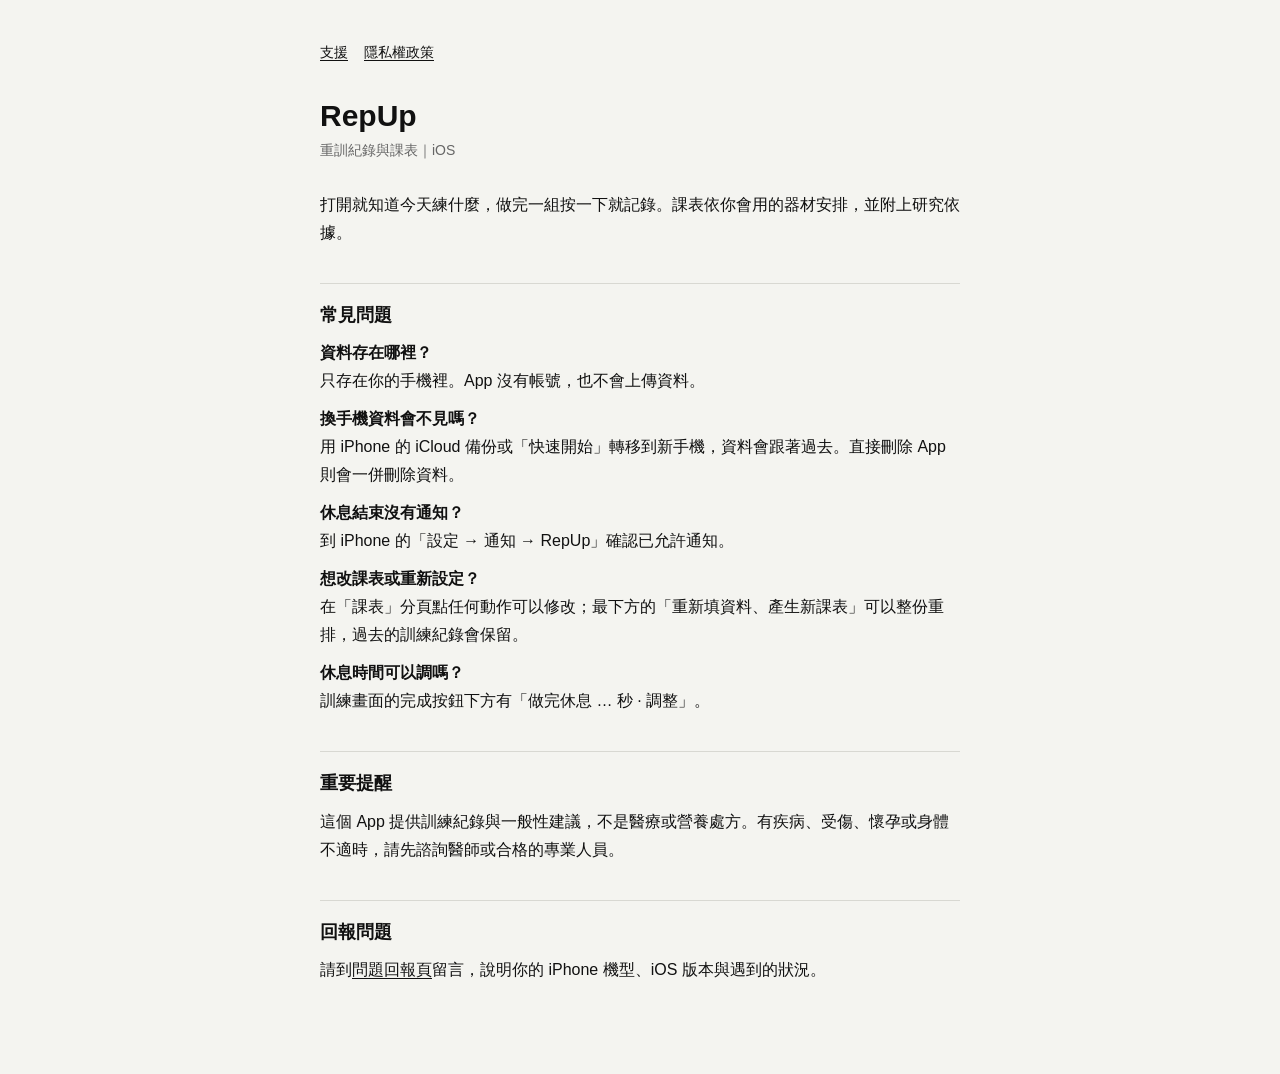
<file: index.html>
<!doctype html>
<html lang="zh-Hant">
<head>
<meta charset="utf-8">
<meta name="viewport" content="width=device-width,initial-scale=1">
<title>RepUp｜支援</title>
<link rel="stylesheet" href="style.css">
</head>
<body>
<main>
<nav><a href="index.html">支援</a><a href="privacy.html">隱私權政策</a></nav>
<h1>RepUp</h1>
<p class="meta">重訓紀錄與課表｜iOS</p>

<p>打開就知道今天練什麼，做完一組按一下就記錄。課表依你會用的器材安排，並附上研究依據。</p>

<h2>常見問題</h2>
<p><strong>資料存在哪裡？</strong><br>只存在你的手機裡。App 沒有帳號，也不會上傳資料。</p>
<p><strong>換手機資料會不見嗎？</strong><br>用 iPhone 的 iCloud 備份或「快速開始」轉移到新手機，資料會跟著過去。直接刪除 App 則會一併刪除資料。</p>
<p><strong>休息結束沒有通知？</strong><br>到 iPhone 的「設定 → 通知 → RepUp」確認已允許通知。</p>
<p><strong>想改課表或重新設定？</strong><br>在「課表」分頁點任何動作可以修改；最下方的「重新填資料、產生新課表」可以整份重排，過去的訓練紀錄會保留。</p>
<p><strong>休息時間可以調嗎？</strong><br>訓練畫面的完成按鈕下方有「做完休息 … 秒 · 調整」。</p>

<h2>重要提醒</h2>
<p>這個 App 提供訓練紀錄與一般性建議，不是醫療或營養處方。有疾病、受傷、懷孕或身體不適時，請先諮詢醫師或合格的專業人員。</p>

<h2>回報問題</h2>
<p>請到<a href="https://github.com/Jacky20000326/training-log-support/issues">問題回報頁</a>留言，說明你的 iPhone 機型、iOS 版本與遇到的狀況。</p>
</main>
</body>
</html>
</file>
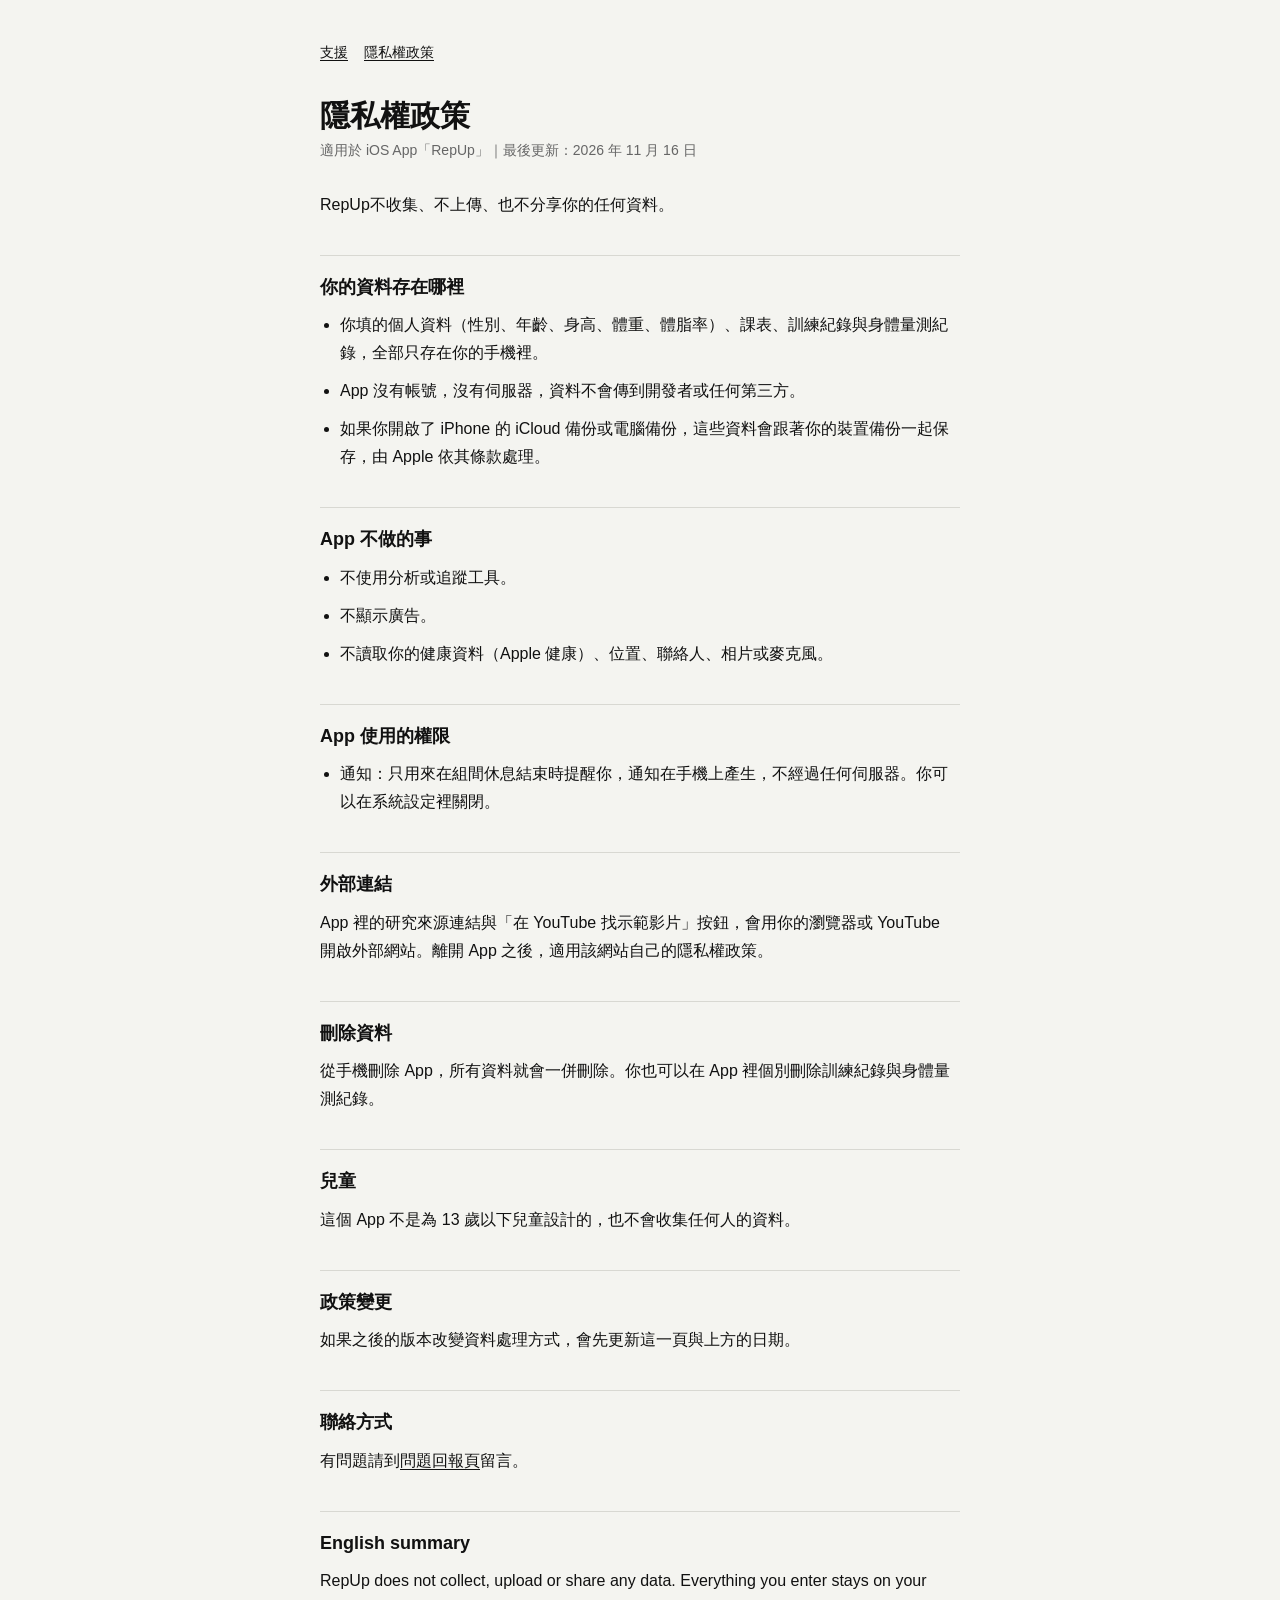
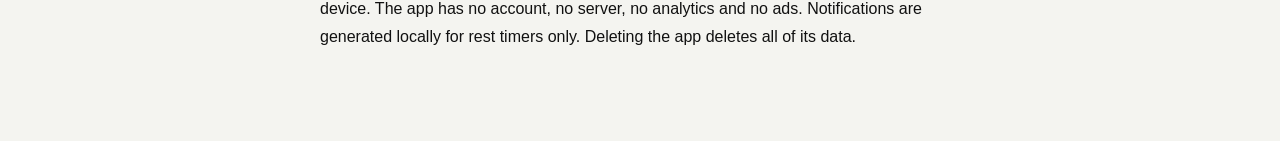
<file: privacy.html>
<!doctype html>
<html lang="zh-Hant">
<head>
<meta charset="utf-8">
<meta name="viewport" content="width=device-width,initial-scale=1">
<title>RepUp｜隱私權政策</title>
<link rel="stylesheet" href="style.css">
</head>
<body>
<main>
<nav><a href="index.html">支援</a><a href="privacy.html">隱私權政策</a></nav>
<h1>隱私權政策</h1>
<p class="meta">適用於 iOS App「RepUp」｜最後更新：2026 年 11 月 16 日</p>

<p>RepUp不收集、不上傳、也不分享你的任何資料。</p>

<h2>你的資料存在哪裡</h2>
<ul>
<li>你填的個人資料（性別、年齡、身高、體重、體脂率）、課表、訓練紀錄與身體量測紀錄，全部只存在你的手機裡。</li>
<li>App 沒有帳號，沒有伺服器，資料不會傳到開發者或任何第三方。</li>
<li>如果你開啟了 iPhone 的 iCloud 備份或電腦備份，這些資料會跟著你的裝置備份一起保存，由 Apple 依其條款處理。</li>
</ul>

<h2>App 不做的事</h2>
<ul>
<li>不使用分析或追蹤工具。</li>
<li>不顯示廣告。</li>
<li>不讀取你的健康資料（Apple 健康）、位置、聯絡人、相片或麥克風。</li>
</ul>

<h2>App 使用的權限</h2>
<ul>
<li>通知：只用來在組間休息結束時提醒你，通知在手機上產生，不經過任何伺服器。你可以在系統設定裡關閉。</li>
</ul>

<h2>外部連結</h2>
<p>App 裡的研究來源連結與「在 YouTube 找示範影片」按鈕，會用你的瀏覽器或 YouTube 開啟外部網站。離開 App 之後，適用該網站自己的隱私權政策。</p>

<h2>刪除資料</h2>
<p>從手機刪除 App，所有資料就會一併刪除。你也可以在 App 裡個別刪除訓練紀錄與身體量測紀錄。</p>

<h2>兒童</h2>
<p>這個 App 不是為 13 歲以下兒童設計的，也不會收集任何人的資料。</p>

<h2>政策變更</h2>
<p>如果之後的版本改變資料處理方式，會先更新這一頁與上方的日期。</p>

<h2>聯絡方式</h2>
<p>有問題請到<a href="https://github.com/Jacky20000326/training-log-support/issues">問題回報頁</a>留言。</p>

<h2>English summary</h2>
<p>RepUp does not collect, upload or share any data. Everything you enter stays on your device. The app has no account, no server, no analytics and no ads. Notifications are generated locally for rest timers only. Deleting the app deletes all of its data.</p>
</main>
</body>
</html>
</file>
<file: style.css>
:root{--bg:#f4f4f0;--ink:#111;--muted:#666;--line:#d8d8d2;--pin:#E8480F}
@media (prefers-color-scheme:dark){:root{--bg:#0e0e0e;--ink:#f2f2ee;--muted:#9a9a94;--line:#2c2c2a;--pin:#FF5A1F}}
*{box-sizing:border-box}
body{margin:0;background:var(--bg);color:var(--ink);font:16px/1.75 -apple-system,"PingFang TC","Noto Sans TC",sans-serif}
main{max-width:680px;margin:0 auto;padding:40px 20px 80px}
h1{font-size:30px;line-height:1.25;margin:0 0 4px;font-weight:800}
h2{font-size:18px;margin:36px 0 8px;padding-top:16px;border-top:1px solid var(--line);font-weight:800}
p,li{margin:0 0 10px}
ul{padding-left:20px;margin:0 0 10px}
.meta{color:var(--muted);font-size:14px;margin-bottom:28px}
a{color:var(--ink);text-underline-offset:3px}
nav{font-size:14px;margin-bottom:32px}
nav a{margin-right:16px}
</file>
